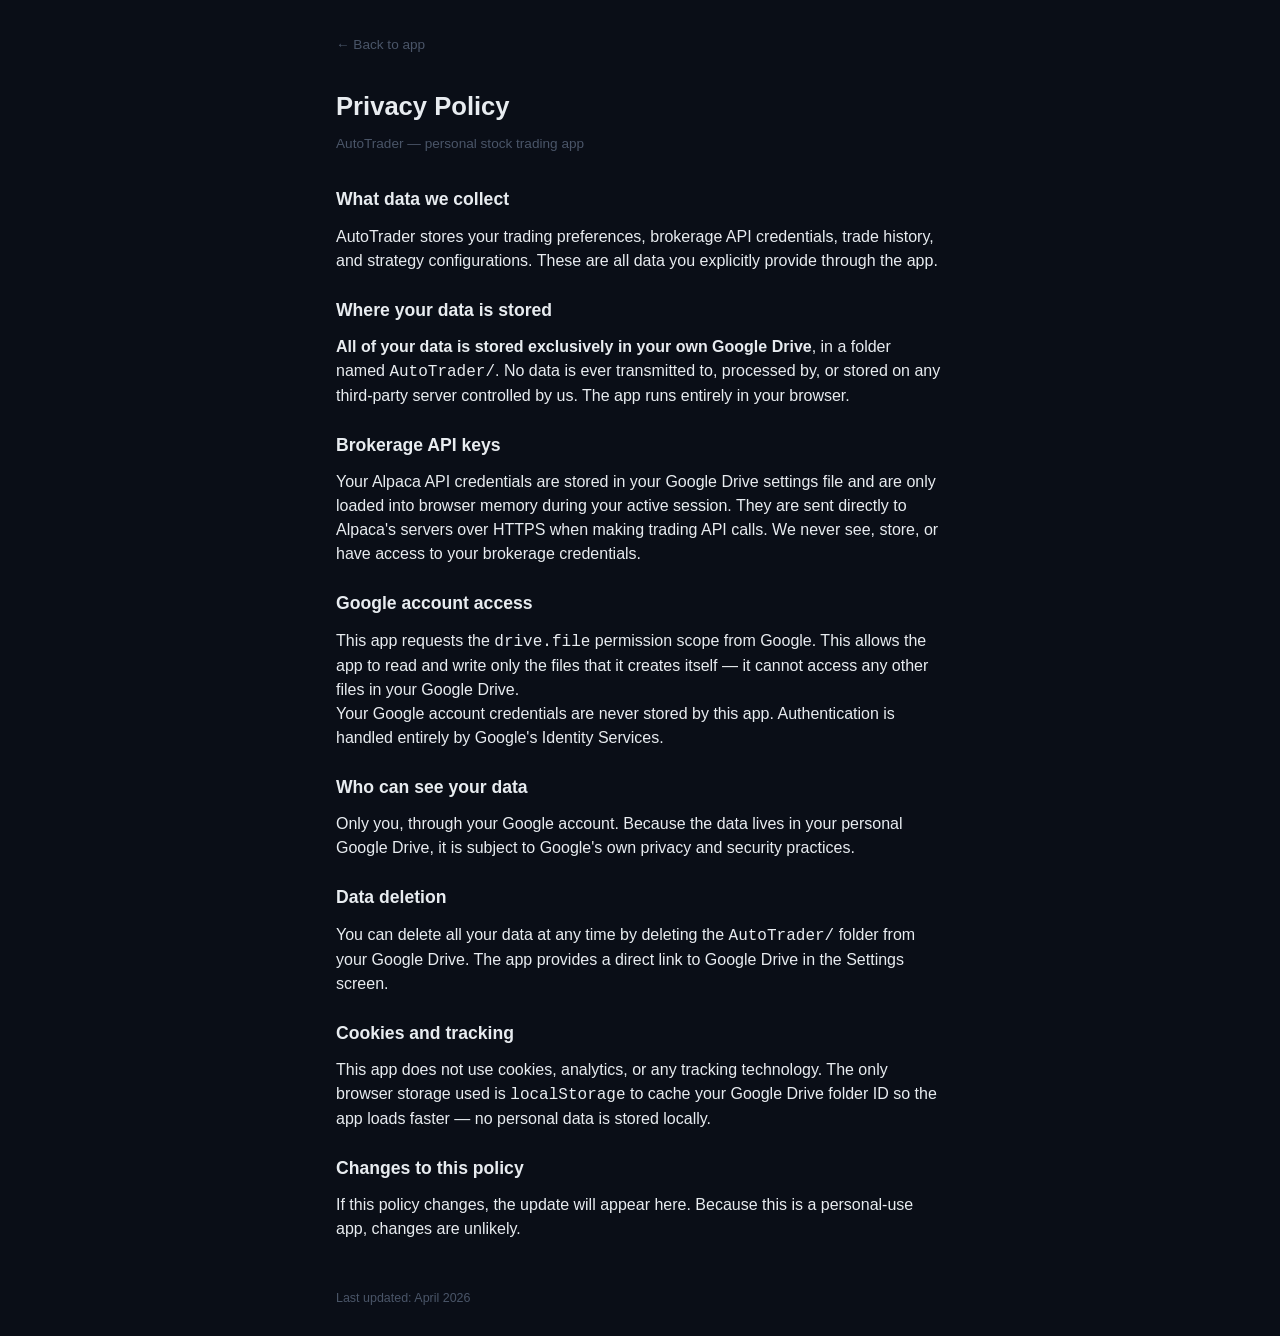
<file: privacy.html>
<!DOCTYPE html>
<html lang="en">
<head>
  <meta charset="UTF-8">
  <meta name="viewport" content="width=device-width, initial-scale=1.0">
  <title>Privacy Policy — AutoTrader</title>
  <link rel="stylesheet" href="css/main.css">
</head>
<body>
<div style="max-width:640px;margin:0 auto;padding:2rem 1rem">
  <a href="index.html" style="color:var(--text-muted);font-size:0.85rem;display:inline-block;margin-bottom:2rem">&larr; Back to app</a>

  <h1 style="font-size:1.6rem;font-weight:700;margin-bottom:0.5rem">Privacy Policy</h1>
  <p style="color:var(--text-muted);font-size:0.85rem;margin-bottom:2rem">AutoTrader — personal stock trading app</p>

  <h2 style="font-size:1.1rem;font-weight:600;margin:1.5rem 0 0.75rem">What data we collect</h2>
  <p>AutoTrader stores your trading preferences, brokerage API credentials, trade history, and strategy configurations. These are all data you explicitly provide through the app.</p>

  <h2 style="font-size:1.1rem;font-weight:600;margin:1.5rem 0 0.75rem">Where your data is stored</h2>
  <p><strong>All of your data is stored exclusively in your own Google Drive</strong>, in a folder named <code>AutoTrader/</code>. No data is ever transmitted to, processed by, or stored on any third-party server controlled by us. The app runs entirely in your browser.</p>

  <h2 style="font-size:1.1rem;font-weight:600;margin:1.5rem 0 0.75rem">Brokerage API keys</h2>
  <p>Your Alpaca API credentials are stored in your Google Drive settings file and are only loaded into browser memory during your active session. They are sent directly to Alpaca's servers over HTTPS when making trading API calls. We never see, store, or have access to your brokerage credentials.</p>

  <h2 style="font-size:1.1rem;font-weight:600;margin:1.5rem 0 0.75rem">Google account access</h2>
  <p>This app requests the <code>drive.file</code> permission scope from Google. This allows the app to read and write only the files that it creates itself — it cannot access any other files in your Google Drive.</p>
  <p>Your Google account credentials are never stored by this app. Authentication is handled entirely by Google's Identity Services.</p>

  <h2 style="font-size:1.1rem;font-weight:600;margin:1.5rem 0 0.75rem">Who can see your data</h2>
  <p>Only you, through your Google account. Because the data lives in your personal Google Drive, it is subject to Google's own privacy and security practices.</p>

  <h2 style="font-size:1.1rem;font-weight:600;margin:1.5rem 0 0.75rem">Data deletion</h2>
  <p>You can delete all your data at any time by deleting the <code>AutoTrader/</code> folder from your Google Drive. The app provides a direct link to Google Drive in the Settings screen.</p>

  <h2 style="font-size:1.1rem;font-weight:600;margin:1.5rem 0 0.75rem">Cookies and tracking</h2>
  <p>This app does not use cookies, analytics, or any tracking technology. The only browser storage used is <code>localStorage</code> to cache your Google Drive folder ID so the app loads faster — no personal data is stored locally.</p>

  <h2 style="font-size:1.1rem;font-weight:600;margin:1.5rem 0 0.75rem">Changes to this policy</h2>
  <p>If this policy changes, the update will appear here. Because this is a personal-use app, changes are unlikely.</p>

  <p style="color:var(--text-muted);font-size:0.78rem;margin-top:3rem">Last updated: April 2026</p>
</div>
</body>
</html>
</file>
<file: css/main.css>
/* ── CSS Custom Properties ──────────────────────────────────────────────── */
:root {
  /* Background layers */
  --bg-base:      #0a0e17;
  --bg-surface:   #0f1520;
  --bg-elevated:  #151d2b;
  --bg-input:     #1a2332;
  --bg-hover:     #1f2a3a;

  /* Borders */
  --border:       #1e2a3a;
  --border-light: #273548;

  /* Text */
  --text-primary:   #e8ecf0;
  --text-secondary: #8894a8;
  --text-muted:     #4a5568;

  /* Accent (blue) */
  --accent:        #3b82f6;
  --accent-hover:  #60a5fa;
  --accent-dim:    rgba(59, 130, 246, 0.15);
  --accent-medium: rgba(59, 130, 246, 0.45);

  /* Trading colors */
  --gain:    #22c55e;
  --gain-bg: rgba(34, 197, 94, 0.1);
  --loss:    #ef4444;
  --loss-bg: rgba(239, 68, 68, 0.1);

  /* Semantic colors */
  --success: #22c55e;
  --warning: #f59e0b;
  --danger:  #ef4444;
  --info:    #3b82f6;

  /* Paper/Live mode badges */
  --paper-bg:    rgba(34, 197, 94, 0.12);
  --paper-color: #22c55e;
  --paper-border: rgba(34, 197, 94, 0.3);
  --live-bg:     rgba(239, 68, 68, 0.12);
  --live-color:  #ef4444;
  --live-border: rgba(239, 68, 68, 0.3);

  /* Spacing */
  --space-xs:  0.25rem;
  --space-sm:  0.5rem;
  --space-md:  1rem;
  --space-lg:  1.5rem;
  --space-xl:  2rem;
  --space-2xl: 3rem;

  /* Border radius */
  --radius-sm: 6px;
  --radius-md: 10px;
  --radius-lg: 16px;
  --radius-full: 9999px;

  /* Transitions */
  --transition: 150ms ease;

  /* Nav heights */
  --top-bar-height:    56px;
  --bottom-nav-height: 64px;
}

/* ── Reset ──────────────────────────────────────────────────────────────── */
*, *::before, *::after { box-sizing: border-box; margin: 0; padding: 0; }
html { font-size: 16px; -webkit-text-size-adjust: 100%; }
body {
  font-family: -apple-system, BlinkMacSystemFont, 'Segoe UI', Roboto, sans-serif;
  background: var(--bg-base);
  color: var(--text-primary);
  line-height: 1.5;
  min-height: 100dvh;
  overflow-x: hidden;
}
img, svg { display: block; max-width: 100%; }
button { cursor: pointer; font-family: inherit; }
input, textarea, select { font-family: inherit; color: inherit; }
a { color: var(--accent); text-decoration: none; }

/* ── Layout ─────────────────────────────────────────────────────────────── */
.app-shell {
  display: flex;
  flex-direction: column;
  min-height: 100dvh;
}

/* Top bar */
.top-bar {
  position: sticky;
  top: 0;
  z-index: 100;
  height: var(--top-bar-height);
  background: var(--bg-surface);
  border-bottom: 1px solid var(--border);
  display: flex;
  align-items: center;
  padding: 0 var(--space-md);
  gap: var(--space-md);
}
.top-bar__logo {
  font-size: 1.1rem;
  font-weight: 700;
  color: var(--accent);
  letter-spacing: -0.02em;
  display: flex;
  align-items: center;
  gap: var(--space-sm);
}
.top-bar__logo svg { width: 24px; height: 24px; }
.top-bar__spacer { flex: 1; }

/* Mode badge in top bar */
.mode-badge {
  display: inline-flex;
  align-items: center;
  gap: 4px;
  padding: 2px 10px;
  border-radius: var(--radius-full);
  font-size: 0.7rem;
  font-weight: 700;
  text-transform: uppercase;
  letter-spacing: 0.06em;
}
.mode-badge.paper {
  background: var(--paper-bg);
  color: var(--paper-color);
  border: 1px solid var(--paper-border);
}
.mode-badge.live {
  background: var(--live-bg);
  color: var(--live-color);
  border: 1px solid var(--live-border);
}

/* Main content area */
.main-content {
  flex: 1;
  padding: var(--space-md);
  padding-bottom: calc(var(--bottom-nav-height) + var(--space-lg));
  max-width: 900px;
  margin: 0 auto;
  width: 100%;
}

/* Bottom navigation (mobile) */
.bottom-nav {
  position: fixed;
  bottom: 0;
  left: 0;
  right: 0;
  z-index: 100;
  height: var(--bottom-nav-height);
  background: var(--bg-surface);
  border-top: 1px solid var(--border);
  display: flex;
  align-items: stretch;
}
.bottom-nav__item {
  flex: 1;
  display: flex;
  flex-direction: column;
  align-items: center;
  justify-content: center;
  gap: 3px;
  background: none;
  border: none;
  color: var(--text-muted);
  font-size: 0.65rem;
  font-weight: 500;
  transition: color var(--transition);
  padding: var(--space-xs);
  -webkit-tap-highlight-color: transparent;
}
.bottom-nav__item svg { width: 22px; height: 22px; }
.bottom-nav__item.active { color: var(--accent); }
.bottom-nav__item:hover { color: var(--text-primary); }

/* Desktop navigation (hidden on mobile) */
@media (min-width: 768px) {
  .bottom-nav { display: none; }
  .main-content { padding-bottom: var(--space-xl); }
  .top-bar { padding: 0 var(--space-xl); }
  .top-bar__desktop-nav {
    display: flex;
    gap: var(--space-xs);
  }
  .top-bar__desktop-nav button {
    background: none;
    border: none;
    color: var(--text-secondary);
    font-size: 0.9rem;
    font-weight: 500;
    padding: var(--space-xs) var(--space-md);
    border-radius: var(--radius-sm);
    transition: color var(--transition), background var(--transition);
  }
  .top-bar__desktop-nav button:hover { color: var(--text-primary); background: var(--bg-hover); }
  .top-bar__desktop-nav button.active { color: var(--accent); background: var(--accent-dim); }
}
@media (max-width: 767px) {
  .top-bar__desktop-nav { display: none; }
}

/* ── Cards ──────────────────────────────────────────────────────────────── */
.card {
  background: var(--bg-surface);
  border: 1px solid var(--border);
  border-radius: var(--radius-lg);
  padding: var(--space-lg);
}
.card + .card { margin-top: var(--space-md); }
.card__header {
  display: flex;
  align-items: center;
  justify-content: space-between;
  margin-bottom: var(--space-md);
}
.card__title {
  font-size: 0.8rem;
  font-weight: 600;
  text-transform: uppercase;
  letter-spacing: 0.08em;
  color: var(--text-muted);
}

/* ── Buttons ─────────────────────────────────────────────────────────────── */
.btn {
  display: inline-flex;
  align-items: center;
  justify-content: center;
  gap: var(--space-sm);
  padding: 0.625rem var(--space-lg);
  border-radius: var(--radius-md);
  font-size: 0.9rem;
  font-weight: 600;
  border: none;
  transition: background var(--transition), opacity var(--transition), transform var(--transition);
  min-height: 44px;
  min-width: 44px;
  white-space: nowrap;
}
.btn:active { transform: scale(0.97); }
.btn:disabled { opacity: 0.4; cursor: not-allowed; }
.btn:disabled:active { transform: none; }

.btn-primary { background: var(--accent); color: #fff; }
.btn-primary:hover:not(:disabled) { background: var(--accent-hover); }

.btn-secondary {
  background: var(--bg-elevated);
  color: var(--text-primary);
  border: 1px solid var(--border);
}
.btn-secondary:hover:not(:disabled) { background: var(--bg-hover); }

.btn-success { background: var(--gain); color: #fff; }
.btn-success:hover:not(:disabled) { background: #16a34a; }

.btn-danger {
  background: transparent;
  color: var(--danger);
  border: 1px solid var(--danger);
}
.btn-danger:hover:not(:disabled) { background: var(--loss-bg); }

.btn-ghost {
  background: transparent;
  color: var(--text-secondary);
  border: none;
  padding: var(--space-sm);
}
.btn-ghost:hover:not(:disabled) { color: var(--text-primary); background: var(--bg-hover); }

.btn-sm { padding: 0.375rem var(--space-md); font-size: 0.8rem; min-height: 36px; }
.btn-lg { padding: 0.875rem var(--space-xl); font-size: 1rem; border-radius: var(--radius-lg); }
.btn-block { width: 100%; }

/* ── Forms ──────────────────────────────────────────────────────────────── */
.form-group { margin-bottom: var(--space-lg); }
.form-label {
  display: block;
  font-size: 0.85rem;
  font-weight: 600;
  color: var(--text-secondary);
  margin-bottom: var(--space-sm);
}
.form-input, .form-select, .form-textarea {
  width: 100%;
  background: var(--bg-input);
  border: 1px solid var(--border);
  border-radius: var(--radius-md);
  padding: 0.625rem var(--space-md);
  color: var(--text-primary);
  font-size: 0.95rem;
  transition: border-color var(--transition), box-shadow var(--transition);
  min-height: 44px;
}
.form-input:focus, .form-select:focus, .form-textarea:focus {
  outline: none;
  border-color: var(--accent);
  box-shadow: 0 0 0 3px var(--accent-dim);
}
.form-textarea { resize: vertical; min-height: 96px; }
.form-select {
  appearance: none;
  background-image: url("data:image/svg+xml,%3Csvg xmlns='http://www.w3.org/2000/svg' width='12' height='8' viewBox='0 0 12 8'%3E%3Cpath fill='%238894a8' d='M1 1l5 5 5-5'/%3E%3C/svg%3E");
  background-repeat: no-repeat;
  background-position: right 12px center;
  padding-right: 2.5rem;
}
.form-hint { font-size: 0.78rem; color: var(--text-muted); margin-top: var(--space-xs); }

/* ── Stats strip ─────────────────────────────────────────────────────────── */
.stats-strip {
  display: grid;
  grid-template-columns: repeat(3, 1fr);
  gap: var(--space-sm);
  margin-bottom: var(--space-lg);
}
.stat-item {
  background: var(--bg-surface);
  border: 1px solid var(--border);
  border-radius: var(--radius-md);
  padding: var(--space-md);
  text-align: center;
}
.stat-item__value {
  font-size: 1.4rem;
  font-weight: 700;
  color: var(--text-primary);
  line-height: 1;
  font-variant-numeric: tabular-nums;
}
.stat-item__value.gain { color: var(--gain); }
.stat-item__value.loss { color: var(--loss); }
.stat-item__label {
  font-size: 0.72rem;
  color: var(--text-muted);
  margin-top: 4px;
  text-transform: uppercase;
  letter-spacing: 0.05em;
}

/* ── Toast ───────────────────────────────────────────────────────────────── */
.toast-container {
  position: fixed;
  top: calc(var(--top-bar-height) + var(--space-md));
  left: 50%;
  transform: translateX(-50%);
  z-index: 1000;
  pointer-events: none;
  display: flex;
  flex-direction: column;
  align-items: center;
  gap: var(--space-sm);
}
.toast {
  padding: var(--space-sm) var(--space-lg);
  border-radius: var(--radius-full);
  font-size: 0.9rem;
  font-weight: 500;
  pointer-events: auto;
  box-shadow: 0 4px 24px rgba(0,0,0,0.4);
  white-space: nowrap;
  max-width: 90vw;
  text-overflow: ellipsis;
  overflow: hidden;
}
.toast.success { background: #052e16; color: var(--success); border: 1px solid #14532d; }
.toast.error   { background: #1c0505; color: var(--danger);  border: 1px solid #7f1d1d; }
.toast.info    { background: #0c1a2e; color: var(--info);    border: 1px solid #1e3a5f; }

/* ── Loading overlay ────────────────────────────────────────────────────── */
.loading-overlay {
  position: fixed;
  inset: 0;
  z-index: 200;
  background: rgba(10,14,23,0.92);
  display: flex;
  flex-direction: column;
  align-items: center;
  justify-content: center;
  gap: var(--space-lg);
}
.spinner {
  width: 40px; height: 40px;
  border: 3px solid var(--border);
  border-top-color: var(--accent);
  border-radius: 50%;
  animation: spin 0.7s linear infinite;
}
@keyframes spin { to { transform: rotate(360deg); } }
.loading-overlay p { color: var(--text-secondary); font-size: 0.95rem; }

/* ── Sign-in screen ──────────────────────────────────────────────────────── */
.signin-screen {
  min-height: 100dvh;
  display: flex;
  flex-direction: column;
  align-items: center;
  justify-content: center;
  padding: var(--space-xl);
  text-align: center;
  gap: var(--space-lg);
}
.signin-screen__logo {
  font-size: 2.5rem;
  font-weight: 800;
  color: var(--accent);
  letter-spacing: -0.03em;
}
.signin-screen__tagline {
  color: var(--text-secondary);
  font-size: 1rem;
  max-width: 360px;
}
.signin-screen__privacy {
  font-size: 0.78rem;
  color: var(--text-muted);
  max-width: 300px;
}
.signin-screen__privacy a { color: var(--text-muted); text-decoration: underline; }
.signin-screen__version { font-size: 0.65rem; color: var(--text-muted); opacity: 0.5; letter-spacing: 0.05em; margin-top: var(--space-sm); }
.app-version-stamp {
  text-align: center;
  font-size: 0.65rem;
  color: var(--text-muted);
  opacity: 0.35;
  padding: var(--space-xl) 0 var(--space-sm);
  letter-spacing: 0.05em;
}

/* ── Section headings ────────────────────────────────────────────────────── */
.section-heading {
  font-size: 0.78rem;
  font-weight: 700;
  text-transform: uppercase;
  letter-spacing: 0.08em;
  color: var(--text-muted);
  margin-bottom: var(--space-md);
}

/* ── Dividers ────────────────────────────────────────────────────────────── */
.divider { height: 1px; background: var(--border); margin: var(--space-lg) 0; }

/* ── Page header ─────────────────────────────────────────────────────────── */
.page-header {
  display: flex;
  align-items: center;
  gap: var(--space-md);
  margin-bottom: var(--space-lg);
}
.page-header h1 { font-size: 1.4rem; font-weight: 700; }

/* ── Tab bar ─────────────────────────────────────────────────────────────── */
.tab-bar {
  display: flex;
  gap: 2px;
  background: var(--bg-elevated);
  border-radius: var(--radius-lg);
  padding: 4px;
  margin-bottom: var(--space-lg);
  overflow-x: auto;
}
.tab-bar button {
  flex: 1;
  padding: var(--space-sm) var(--space-md);
  border: none;
  background: transparent;
  color: var(--text-muted);
  border-radius: var(--radius-md);
  font-size: 0.85rem;
  font-weight: 600;
  white-space: nowrap;
  transition: all var(--transition);
  min-height: 38px;
}
.tab-bar button.active {
  background: var(--bg-surface);
  color: var(--text-primary);
  box-shadow: 0 1px 4px rgba(0,0,0,0.3);
}
.tab-bar button:hover:not(.active) { color: var(--text-secondary); }

/* ── Empty state ─────────────────────────────────────────────────────────── */
.empty-state {
  text-align: center;
  padding: var(--space-2xl) var(--space-xl);
  color: var(--text-muted);
}
.empty-state svg { width: 48px; height: 48px; margin: 0 auto var(--space-md); opacity: 0.4; }
.empty-state p { font-size: 0.9rem; }

/* ── Alpine transitions ──────────────────────────────────────────────────── */
[x-cloak] { display: none !important; }
.fade-enter-active, .fade-leave-active { transition: opacity 0.2s ease; }
.fade-enter-from, .fade-leave-to { opacity: 0; }

/* ── Responsive utilities ────────────────────────────────────────────────── */
@media (min-width: 768px) {
  .hide-desktop { display: none !important; }
  .main-content { padding: var(--space-xl); }
}
@media (max-width: 767px) {
  .hide-mobile { display: none !important; }
  .card { padding: var(--space-md); }
  .page-header h1 { font-size: 1.15rem; }
}
@media (max-width: 400px) {
  .btn { padding: 0.5rem var(--space-md); }
  .btn-sm { padding: 0.3rem var(--space-sm); }
}

/* ── Danger zone ─────────────────────────────────────────────────────────── */
.danger-zone {
  border: 1px solid rgba(239,68,68,0.2);
  border-radius: var(--radius-md);
  padding: var(--space-md);
  background: rgba(239,68,68,0.05);
}
</file>
